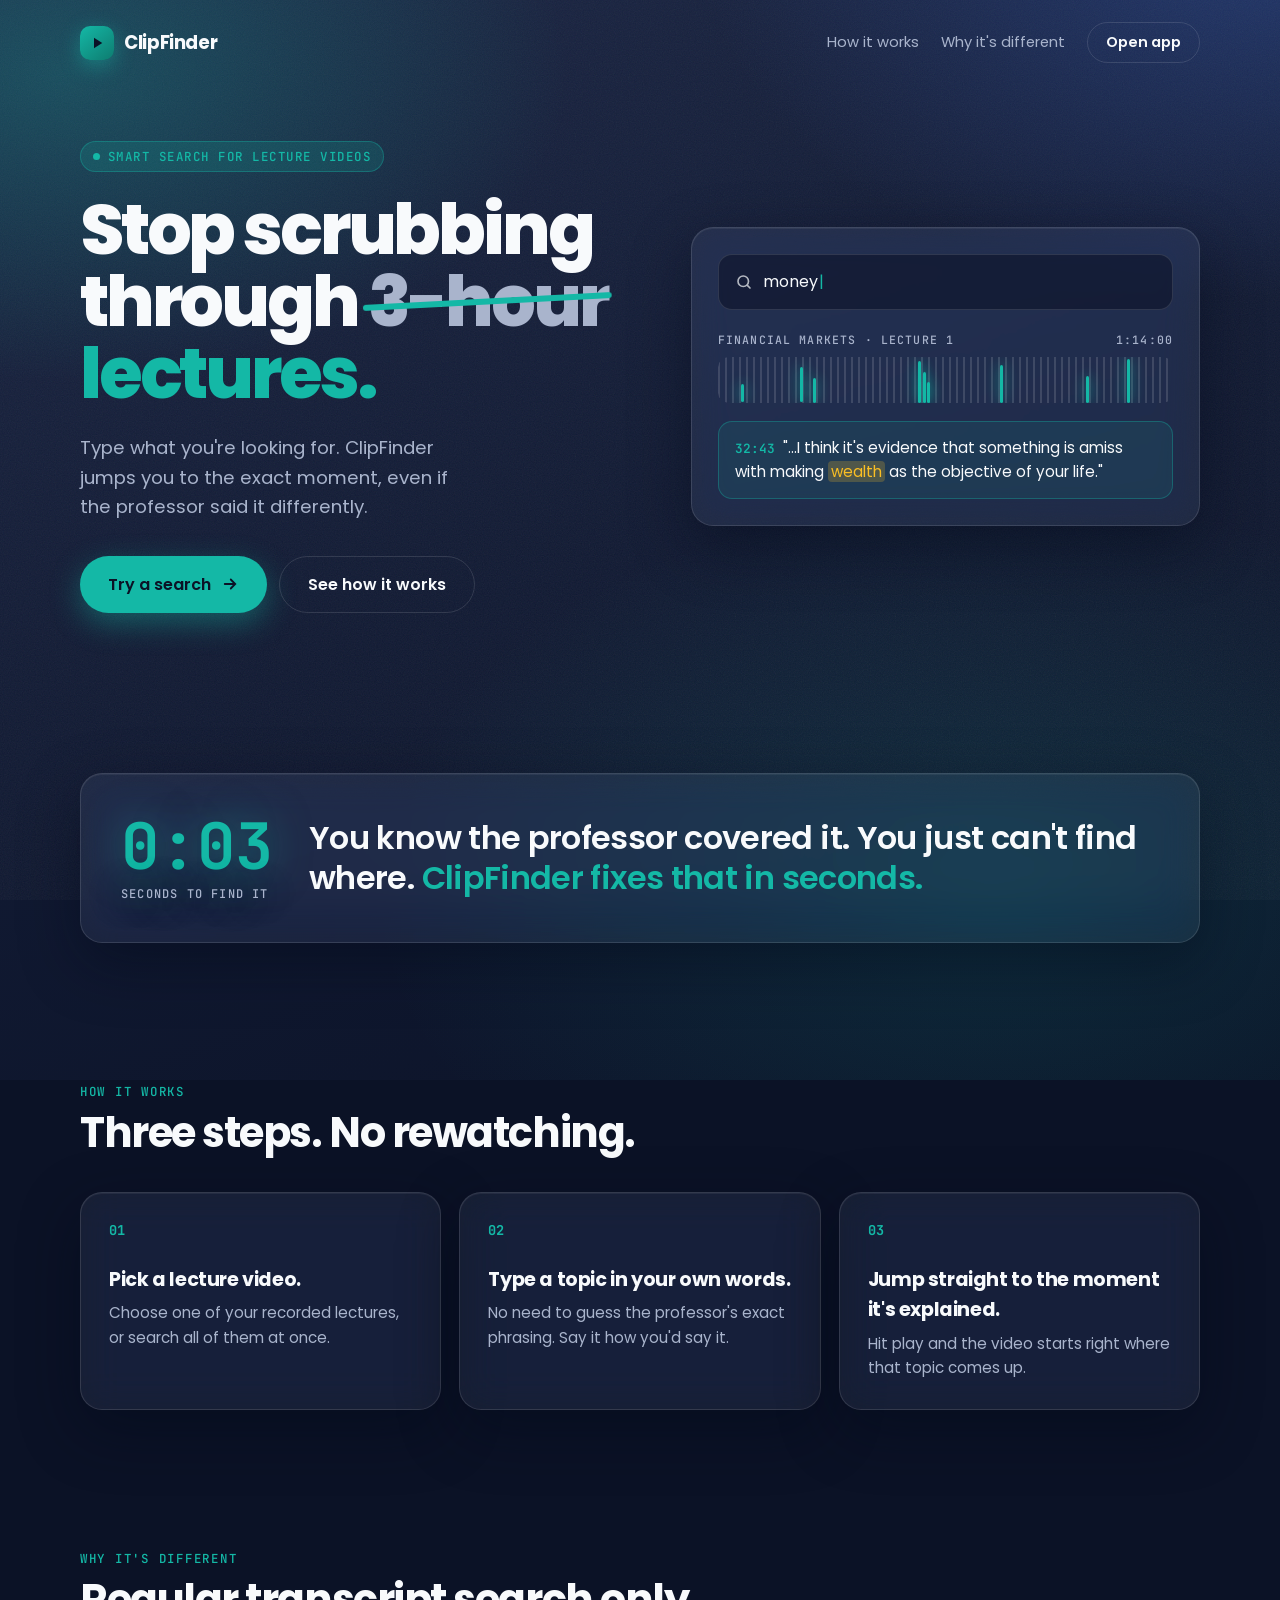
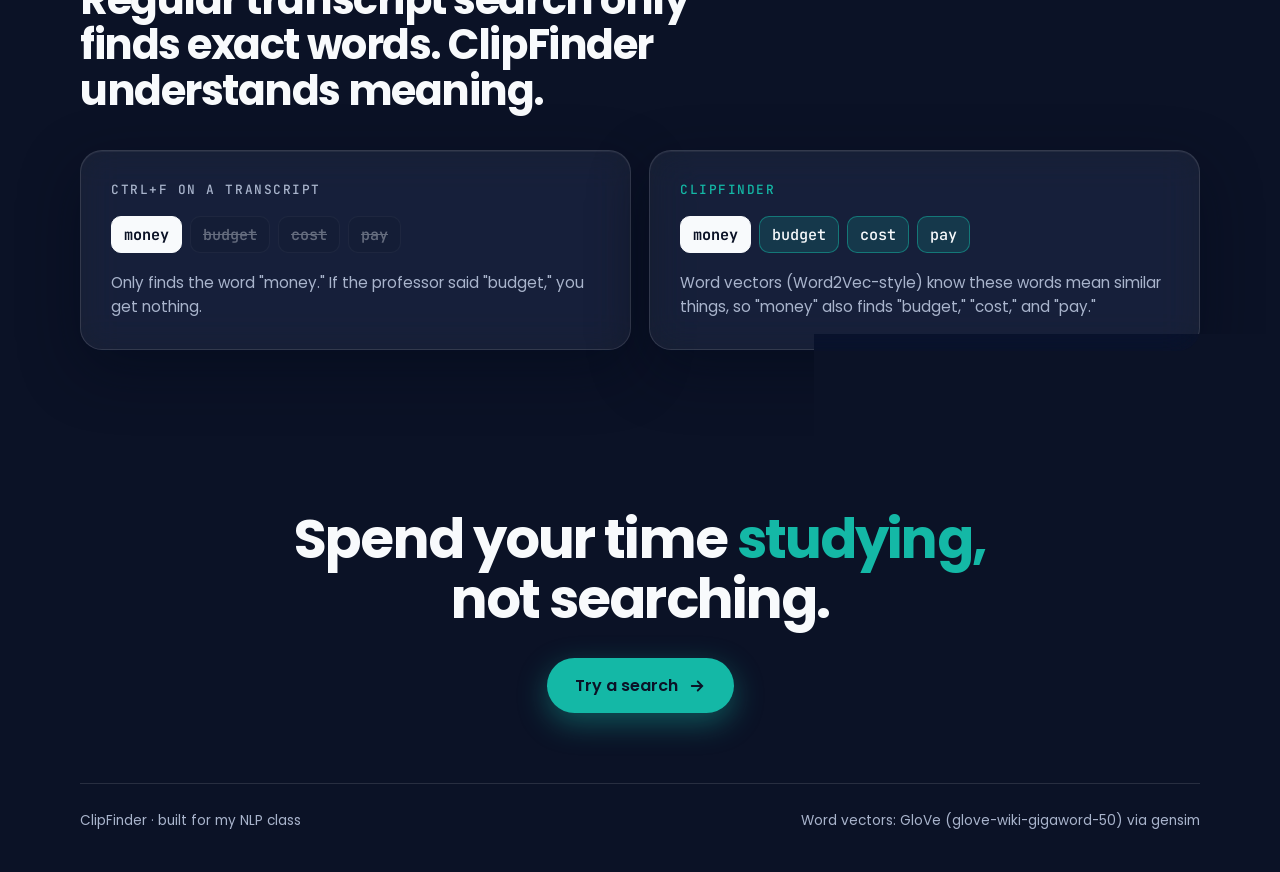
<file: index.html>
<!doctype html>
<html lang="en">
<head>
  <meta charset="utf-8">
  <meta name="viewport" content="width=device-width, initial-scale=1">
  <title>ClipFinder | Find the moment, not the whole lecture</title>
  <meta name="description" content="Type what you're looking for. ClipFinder jumps you to the exact moment in a lecture video, even if the professor said it differently.">
  <link rel="icon" href="data:image/svg+xml,%3Csvg xmlns='http://www.w3.org/2000/svg' viewBox='0 0 32 32'%3E%3Crect width='32' height='32' rx='9' fill='%2314B8A6'/%3E%3Cpath d='M12 9v14l11-7z' fill='%230b1226'/%3E%3C/svg%3E">
  <link rel="preconnect" href="https://fonts.googleapis.com">
  <link rel="preconnect" href="https://fonts.gstatic.com" crossorigin>
  <link href="https://fonts.googleapis.com/css2?family=JetBrains+Mono:wght@400;500;600;700&family=Poppins:wght@400;500;600;700;800&display=swap" rel="stylesheet">
  <link rel="stylesheet" href="assets/style.css">
</head>
<body>
  <div class="wrap">
    <nav class="nav">
      <a class="logo" href="index.html">
        <span class="logo-mark"><svg viewBox="0 0 24 24" fill="#0b1226"><path d="M8 5v14l11-7z"/></svg></span>
        ClipFinder
      </a>
      <div style="display:flex;gap:22px;align-items:center">
        <a class="nav-link hide-sm" href="#how">How it works</a>
        <a class="nav-link hide-sm" href="#different">Why it's different</a>
        <a class="btn btn-ghost" href="search.html" style="padding:9px 18px;font-size:.9rem">Open app</a>
      </div>
    </nav>

    <header class="hero">
      <div>
        <span class="eyebrow"><span class="dot"></span>Smart search for lecture videos</span>
        <h1>Stop scrubbing through <span class="strike">3-hour</span> <span class="accent">lectures.</span></h1>
        <p class="sub">Type what you're looking for. ClipFinder jumps you to the exact moment, even if the professor said it differently.</p>
        <div class="hero-cta">
          <a class="btn" href="search.html">Try a search
            <svg width="18" height="18" viewBox="0 0 24 24" fill="none" stroke="currentColor" stroke-width="2.4" stroke-linecap="round"><path d="M5 12h14M13 6l6 6-6 6"/></svg>
          </a>
          <a class="btn btn-ghost" href="#how">See how it works</a>
        </div>
      </div>

      <div class="demo glass" aria-hidden="true">
        <div class="demo-search">
          <svg width="18" height="18" viewBox="0 0 24 24" fill="none" stroke="currentColor" stroke-width="2.2" stroke-linecap="round"><circle cx="11" cy="11" r="7"/><path d="m20 20-3.5-3.5"/></svg>
          <span class="typed" id="typed"></span>
        </div>
        <div class="demo-label"><span>Financial Markets · Lecture 1</span><span>1:14:00</span></div>
        <div class="demo-track" id="demoTrack"></div>
        <div class="demo-hit">
          <span class="ts">32:43</span>"...I think it's evidence that something is amiss with making <mark>wealth</mark> as the objective of your life."
        </div>
      </div>
    </header>

    <section class="section reveal">
      <div class="problem glass">
        <div class="clock">0:03<small>seconds to find it</small></div>
        <p class="problem-quote">You know the professor covered it. You just can't find where. <em>ClipFinder fixes that in seconds.</em></p>
      </div>
    </section>

    <section class="section reveal" id="how">
      <div class="section-head">
        <p class="kicker">How it works</p>
        <h2>Three steps. No rewatching.</h2>
      </div>
      <div class="steps">
        <article class="step glass"><h3>Pick a lecture video.</h3><p>Choose one of your recorded lectures, or search all of them at once.</p></article>
        <article class="step glass"><h3>Type a topic in your own words.</h3><p>No need to guess the professor's exact phrasing. Say it how you'd say it.</p></article>
        <article class="step glass"><h3>Jump straight to the moment it's explained.</h3><p>Hit play and the video starts right where that topic comes up.</p></article>
      </div>
    </section>

    <section class="section reveal" id="different">
      <div class="section-head">
        <p class="kicker">Why it's different</p>
        <h2>Regular transcript search only finds exact words. ClipFinder understands meaning.</h2>
      </div>
      <div class="diff">
        <div class="diff-card glass">
          <h3>Ctrl+F on a transcript</h3>
          <div class="word-row">
            <span class="w query">money</span>
            <span class="w miss">budget</span>
            <span class="w miss">cost</span>
            <span class="w miss">pay</span>
          </div>
          <p>Only finds the word "money." If the professor said "budget," you get nothing.</p>
        </div>
        <div class="diff-card glass good">
          <h3>ClipFinder</h3>
          <div class="word-row">
            <span class="w query">money</span>
            <span class="w hit">budget</span>
            <span class="w hit">cost</span>
            <span class="w hit">pay</span>
          </div>
          <p>Word vectors (Word2Vec-style) know these words mean similar things, so "money" also finds "budget," "cost," and "pay."</p>
        </div>
      </div>
    </section>

    <section class="closing reveal">
      <h2>Spend your time <span class="accent">studying,</span><br>not searching.</h2>
      <a class="btn" href="search.html">Try a search
        <svg width="18" height="18" viewBox="0 0 24 24" fill="none" stroke="currentColor" stroke-width="2.4" stroke-linecap="round"><path d="M5 12h14M13 6l6 6-6 6"/></svg>
      </a>
    </section>

    <footer>
      <span>ClipFinder · built for my NLP class</span>
      <span>Word vectors: GloVe (glove-wiki-gigaword-50) via gensim</span>
    </footer>
  </div>

  <script>
    // Typing demo in the hero card
    (function () {
      const word = "money", el = document.getElementById("typed");
      let i = 0;
      const t = setInterval(() => {
        el.textContent = word.slice(0, ++i);
        if (i >= word.length) { clearInterval(t); bars(); }
      }, 140);
      function bars() {
        const track = document.getElementById("demoTrack");
        [0.05, 0.18, 0.21, 0.44, 0.45, 0.46, 0.62, 0.81, 0.9].forEach((x, n) => {
          const b = document.createElement("span");
          b.className = "bar";
          b.style.left = (x * 100) + "%";
          b.style.height = (40 + ((n * 37) % 60)) + "%";
          b.style.animationDelay = (n * 0.08) + "s";
          track.appendChild(b);
        });
      }
    })();
    // Reveal sections on scroll
    const io = new IntersectionObserver(es => es.forEach(e => e.isIntersecting && e.target.classList.add("on")), { threshold: 0.15 });
    document.querySelectorAll(".reveal").forEach(el => io.observe(el));
  </script>
</body>
</html>
</file>
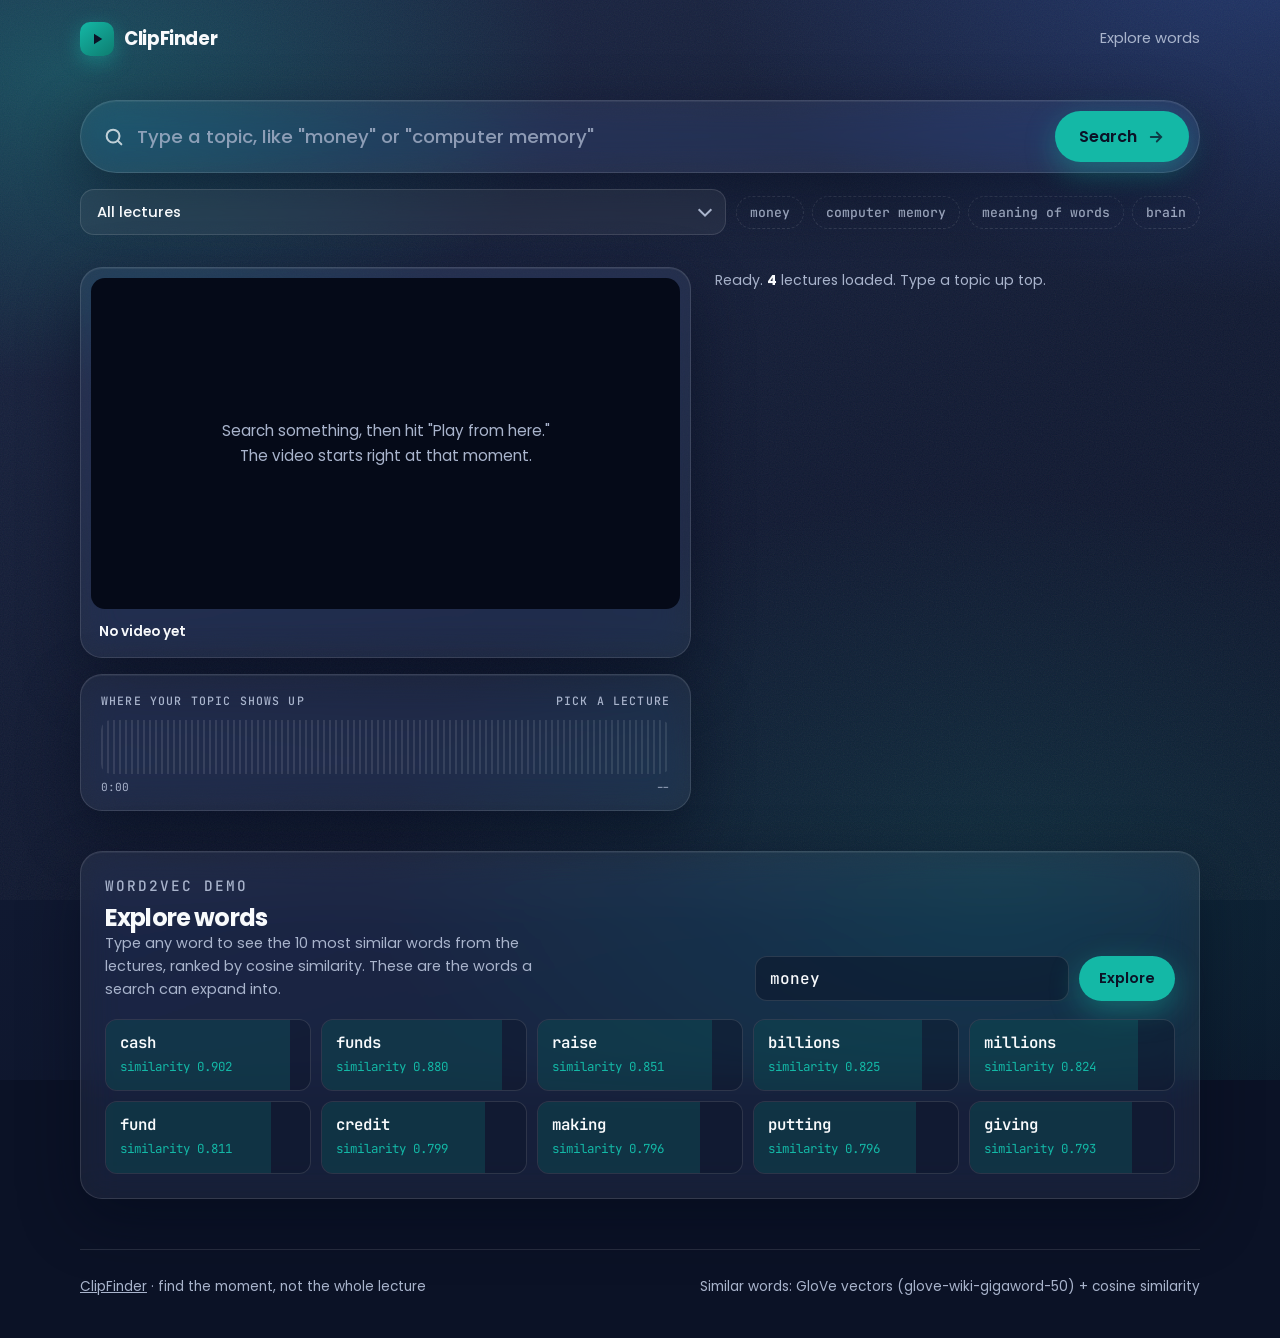
<file: search.html>
<!doctype html>
<html lang="en">
<head>
  <meta charset="utf-8">
  <meta name="viewport" content="width=device-width, initial-scale=1">
  <title>Search lectures | ClipFinder</title>
  <meta name="description" content="Search lecture videos by meaning and jump to the exact moment.">
  <link rel="icon" href="data:image/svg+xml,%3Csvg xmlns='http://www.w3.org/2000/svg' viewBox='0 0 32 32'%3E%3Crect width='32' height='32' rx='9' fill='%2314B8A6'/%3E%3Cpath d='M12 9v14l11-7z' fill='%230b1226'/%3E%3C/svg%3E">
  <link rel="preconnect" href="https://fonts.googleapis.com">
  <link rel="preconnect" href="https://fonts.gstatic.com" crossorigin>
  <link href="https://fonts.googleapis.com/css2?family=JetBrains+Mono:wght@400;500;600;700&family=Poppins:wght@400;500;600;700;800&display=swap" rel="stylesheet">
  <link rel="stylesheet" href="assets/style.css">
</head>
<body>
  <div class="wrap">
    <nav class="nav">
      <a class="logo" href="index.html">
        <span class="logo-mark"><svg viewBox="0 0 24 24" fill="#0b1226"><path d="M8 5v14l11-7z"/></svg></span>
        ClipFinder
      </a>
      <a class="nav-link" href="#explore">Explore words</a>
    </nav>

    <div class="app-head">
      <form class="searchbar glass" id="searchForm" role="search">
        <svg width="22" height="22" viewBox="0 0 24 24" fill="none" stroke="currentColor" stroke-width="2.2" stroke-linecap="round"><circle cx="11" cy="11" r="7"/><path d="m20 20-3.5-3.5"/></svg>
        <input id="q" type="search" autocomplete="off" placeholder="Type a topic, like &quot;money&quot; or &quot;computer memory&quot;" aria-label="Search the lectures">
        <button class="btn" type="submit"><span>Search</span>
          <svg width="18" height="18" viewBox="0 0 24 24" fill="none" stroke="currentColor" stroke-width="2.4" stroke-linecap="round"><path d="M5 12h14M13 6l6 6-6 6"/></svg>
        </button>
      </form>
      <div class="controls">
        <div class="select-wrap">
          <select id="video" aria-label="Pick a lecture video">
            <option value="all">All lectures</option>
          </select>
        </div>
        <div class="chips" id="chips">
          <button class="chip" type="button">money</button>
          <button class="chip" type="button">computer memory</button>
          <button class="chip" type="button">meaning of words</button>
          <button class="chip" type="button">brain</button>
        </div>
      </div>
    </div>

    <main class="app-grid">
      <div class="player-col">
        <div class="player glass">
          <div class="player-frame" id="frame">
            <div class="player-empty" id="playerEmpty">Search something, then hit "Play from here."<br>The video starts right at that moment.</div>
          </div>
          <div class="now"><strong id="nowTitle">No video yet</strong><span class="ts" id="nowTs"></span></div>
        </div>
        <div class="timeline glass">
          <div class="timeline-head"><span>Where your topic shows up</span><span id="timelineName">Pick a lecture</span></div>
          <div class="track" id="track" aria-label="Lecture timeline with matches"></div>
          <div class="track-scale"><span>0:00</span><span id="trackEnd">--</span></div>
        </div>
      </div>

      <section class="results-col" aria-live="polite">
        <div class="results-meta" id="meta"><span class="loading"><span class="spinner"></span>Loading lectures and word vectors...</span></div>
        <div id="results"></div>
      </section>
    </main>

    <section class="explore glass" id="explore">
      <div class="explore-head">
        <div>
          <p class="kicker">Word2Vec demo</p>
          <h2>Explore words</h2>
          <p>Type any word to see the 10 most similar words from the lectures, ranked by cosine similarity. These are the words a search can expand into.</p>
        </div>
        <form class="explore-form" id="exploreForm">
          <input id="ew" type="text" autocomplete="off" placeholder="try: money" aria-label="Word to explore">
          <button class="btn" type="submit">Explore</button>
        </form>
      </div>
      <div class="neighbors" id="neighbors"><p class="note">Click a word card to search the lectures for it.</p></div>
    </section>

    <footer>
      <span><a href="index.html">ClipFinder</a> · find the moment, not the whole lecture</span>
      <span>Similar words: GloVe vectors (glove-wiki-gigaword-50) + cosine similarity</span>
    </footer>
  </div>

  <script src="assets/nlp.js"></script>
  <script src="assets/app.js"></script>
</body>
</html>
</file>
<file: assets/style.css>
:root {
  --navy: #1E2A4A;
  --navy-deep: #111a33;
  --navy-ink: #0b1226;
  --teal: #14B8A6;
  --teal-soft: rgba(20, 184, 166, .16);
  --white: #F8FAFC;
  --muted: #a9b4cc;
  --line: rgba(248, 250, 252, .12);
  --glass: rgba(248, 250, 252, .06);
  --glass-strong: rgba(248, 250, 252, .1);
  --amber: #fbbf24;
  --radius: 22px;
  --display: "Poppins", system-ui, sans-serif;
  --mono: "JetBrains Mono", ui-monospace, monospace;
}

* { box-sizing: border-box; margin: 0; padding: 0; }

html { scroll-behavior: smooth; }

body {
  font-family: var(--display);
  color: var(--white);
  background: var(--navy-ink);
  min-height: 100vh;
  line-height: 1.6;
  overflow-x: hidden;
  position: relative;
}

/* Atmosphere: drifting teal/navy glows + fine grain */
body::before {
  content: "";
  position: fixed;
  inset: -20%;
  z-index: -2;
  background:
    radial-gradient(40% 35% at 18% 20%, rgba(20, 184, 166, .28), transparent 70%),
    radial-gradient(45% 40% at 85% 10%, rgba(56, 97, 196, .35), transparent 70%),
    radial-gradient(50% 45% at 70% 85%, rgba(20, 184, 166, .14), transparent 70%),
    linear-gradient(160deg, var(--navy) 0%, var(--navy-deep) 55%, var(--navy-ink) 100%);
  animation: drift 26s ease-in-out infinite alternate;
}
body::after {
  content: "";
  position: fixed;
  inset: 0;
  z-index: -1;
  pointer-events: none;
  opacity: .07;
  background-image: url("data:image/svg+xml,%3Csvg xmlns='http://www.w3.org/2000/svg' width='160' height='160'%3E%3Cfilter id='n'%3E%3CfeTurbulence type='fractalNoise' baseFrequency='.85' numOctaves='3' stitchTiles='stitch'/%3E%3C/filter%3E%3Crect width='100%25' height='100%25' filter='url(%23n)'/%3E%3C/svg%3E");
}
@keyframes drift {
  to { transform: translate3d(3%, -2%, 0) scale(1.05); }
}

a { color: inherit; }

.wrap { width: min(1120px, 100% - 32px); margin-inline: auto; }

/* ---------- Nav ---------- */
.nav {
  display: flex;
  align-items: center;
  justify-content: space-between;
  padding: 22px 0;
}
.logo {
  display: inline-flex;
  align-items: center;
  gap: 10px;
  font-weight: 700;
  font-size: 1.15rem;
  letter-spacing: -.02em;
  text-decoration: none;
}
.logo-mark {
  width: 34px; height: 34px;
  border-radius: 10px;
  display: grid; place-items: center;
  background: linear-gradient(140deg, var(--teal), #0e7c70);
  box-shadow: 0 6px 20px rgba(20, 184, 166, .45);
}
.logo-mark svg { width: 18px; height: 18px; }
.nav-link {
  font-size: .92rem;
  color: var(--muted);
  text-decoration: none;
  transition: color .2s;
}
.nav-link:hover { color: var(--white); }

/* ---------- Glass ---------- */
.glass {
  background: var(--glass);
  border: 1px solid var(--line);
  border-radius: var(--radius);
  backdrop-filter: blur(18px) saturate(140%);
  -webkit-backdrop-filter: blur(18px) saturate(140%);
  box-shadow: 0 20px 60px rgba(3, 8, 24, .45), inset 0 1px 0 rgba(255, 255, 255, .06);
}

/* ---------- Buttons ---------- */
.btn {
  display: inline-flex;
  align-items: center;
  gap: 10px;
  font: 600 1rem var(--display);
  color: var(--navy-ink);
  background: var(--teal);
  border: 0;
  border-radius: 999px;
  padding: 15px 28px;
  cursor: pointer;
  text-decoration: none;
  box-shadow: 0 10px 30px rgba(20, 184, 166, .4);
  transition: transform .2s, box-shadow .2s, background .2s;
}
.btn:hover { transform: translateY(-2px); box-shadow: 0 14px 38px rgba(20, 184, 166, .55); background: #2dd4bf; }
.btn:focus-visible, .chip:focus-visible, button:focus-visible, select:focus-visible, input:focus-visible {
  outline: 2px solid var(--teal);
  outline-offset: 3px;
}
.btn-ghost {
  background: transparent;
  color: var(--white);
  border: 1px solid var(--line);
  box-shadow: none;
}
.btn-ghost:hover { background: var(--glass-strong); box-shadow: none; }

/* ---------- Landing ---------- */
.hero {
  display: grid;
  grid-template-columns: 1.05fr .95fr;
  gap: 48px;
  align-items: center;
  padding: 56px 0 90px;
}
.eyebrow {
  display: inline-flex;
  align-items: center;
  gap: 8px;
  font: 500 .78rem var(--mono);
  text-transform: uppercase;
  letter-spacing: .12em;
  color: var(--teal);
  background: var(--teal-soft);
  border: 1px solid rgba(20, 184, 166, .35);
  padding: 6px 12px;
  border-radius: 999px;
  margin-bottom: 22px;
}
.eyebrow .dot { width: 7px; height: 7px; border-radius: 50%; background: var(--teal); animation: pulse 1.6s infinite; }
@keyframes pulse { 50% { opacity: .3; } }

h1 {
  font-size: clamp(2.5rem, 5.6vw, 4.4rem);
  line-height: 1.02;
  letter-spacing: -.045em;
  font-weight: 800;
}
h1 .strike {
  position: relative;
  color: var(--muted);
  white-space: nowrap;
}
h1 .strike::after {
  content: "";
  position: absolute;
  left: -2%; right: -2%; top: 54%;
  height: .09em;
  background: var(--teal);
  border-radius: 4px;
  transform-origin: left;
  transform: scaleX(0) rotate(-3deg);
  animation: strike .7s .8s cubic-bezier(.7, 0, .2, 1) forwards;
}
@keyframes strike { to { transform: scaleX(1) rotate(-3deg); } }
h1 .accent { color: var(--teal); }

.sub {
  margin: 24px 0 34px;
  font-size: 1.15rem;
  color: var(--muted);
  max-width: 34ch;
}
.hero-cta { display: flex; flex-wrap: wrap; gap: 12px; }

/* Hero demo card: a mini lecture timeline */
.demo { padding: 26px; position: relative; }
.demo-search {
  display: flex;
  align-items: center;
  gap: 10px;
  padding: 14px 16px;
  border-radius: 14px;
  background: rgba(11, 18, 38, .55);
  border: 1px solid var(--line);
  font-size: 1rem;
}
.demo-search svg { flex: none; opacity: .7; }
.typed::after { content: "|"; color: var(--teal); animation: pulse 1s steps(1) infinite; margin-left: 1px; }
.demo-label {
  font: 500 .72rem var(--mono);
  color: var(--muted);
  text-transform: uppercase;
  letter-spacing: .1em;
  margin: 22px 0 10px;
  display: flex;
  justify-content: space-between;
}
.demo-track {
  position: relative;
  height: 46px;
  border-radius: 10px;
  background:
    repeating-linear-gradient(90deg, rgba(248, 250, 252, .14) 0 2px, transparent 2px 7px);
  -webkit-mask: linear-gradient(90deg, #000 0 100%);
  overflow: hidden;
}
.demo-track .bar {
  position: absolute;
  bottom: 0;
  width: 3px;
  border-radius: 2px;
  background: var(--teal);
  box-shadow: 0 0 14px var(--teal);
  transform: scaleY(0);
  transform-origin: bottom;
  animation: rise .5s cubic-bezier(.2, 1.4, .4, 1) forwards;
}
@keyframes rise { to { transform: scaleY(1); } }
.demo-hit {
  margin-top: 18px;
  padding: 14px 16px;
  border-radius: 14px;
  background: rgba(20, 184, 166, .1);
  border: 1px solid rgba(20, 184, 166, .35);
  font-size: .95rem;
  opacity: 0;
  transform: translateY(8px);
  animation: in .5s 2.6s forwards;
}
.demo-hit .ts { font: 600 .8rem var(--mono); color: var(--teal); margin-right: 8px; }
.demo-hit mark { background: rgba(251, 191, 36, .22); color: var(--amber); border-radius: 4px; padding: 0 3px; }
@keyframes in { to { opacity: 1; transform: none; } }

.section { padding: 70px 0; }
.section-head { max-width: 640px; margin-bottom: 36px; }
.kicker { font: 500 .78rem var(--mono); text-transform: uppercase; letter-spacing: .14em; color: var(--teal); margin-bottom: 10px; }
h2 { font-size: clamp(1.8rem, 3.6vw, 2.6rem); letter-spacing: -.035em; line-height: 1.1; font-weight: 700; }

.problem {
  display: grid;
  grid-template-columns: auto 1fr;
  gap: 36px;
  align-items: center;
  padding: 40px;
}
.problem-quote {
  font-size: clamp(1.4rem, 2.6vw, 2rem);
  font-weight: 600;
  letter-spacing: -.02em;
  line-height: 1.25;
}
.problem-quote em { font-style: normal; color: var(--teal); }
.clock {
  font: 700 clamp(2.4rem, 6vw, 4rem) var(--mono);
  color: var(--teal);
  line-height: 1;
  text-shadow: 0 0 40px rgba(20, 184, 166, .5);
}
.clock small { display: block; font: 500 .75rem var(--mono); color: var(--muted); letter-spacing: .1em; margin-top: 8px; text-transform: uppercase; }

.steps { display: grid; grid-template-columns: repeat(3, 1fr); gap: 18px; counter-reset: step; }
.step { padding: 28px; position: relative; transition: transform .25s, border-color .25s; }
.step:hover { transform: translateY(-4px); border-color: rgba(20, 184, 166, .45); }
.step::before {
  counter-increment: step;
  content: "0" counter(step);
  font: 700 .85rem var(--mono);
  color: var(--teal);
  display: block;
  margin-bottom: 26px;
}
.step h3 { font-size: 1.2rem; letter-spacing: -.02em; margin-bottom: 6px; }
.step p { color: var(--muted); font-size: .95rem; }

.diff { display: grid; grid-template-columns: 1fr 1fr; gap: 18px; }
.diff-card { padding: 30px; }
.diff-card h3 { font: 500 .8rem var(--mono); text-transform: uppercase; letter-spacing: .12em; margin-bottom: 18px; color: var(--muted); }
.diff-card.good h3 { color: var(--teal); }
.word-row { display: flex; flex-wrap: wrap; gap: 8px; }
.w {
  font: 500 .95rem var(--mono);
  padding: 7px 12px;
  border-radius: 10px;
  border: 1px solid var(--line);
  background: rgba(11, 18, 38, .45);
}
.w.miss { opacity: .35; text-decoration: line-through; }
.w.hit { border-color: rgba(20, 184, 166, .5); background: var(--teal-soft); }
.w.query { background: var(--white); color: var(--navy-ink); border-color: var(--white); font-weight: 700; }
.diff-card p { margin-top: 18px; color: var(--muted); font-size: .95rem; }

.closing { text-align: center; padding: 90px 0 70px; }
.closing h2 { font-size: clamp(2rem, 4.6vw, 3.4rem); margin-bottom: 28px; }
.closing h2 .accent { color: var(--teal); }

footer {
  border-top: 1px solid var(--line);
  padding: 26px 0 40px;
  color: var(--muted);
  font-size: .85rem;
  display: flex;
  justify-content: space-between;
  flex-wrap: wrap;
  gap: 12px;
}

.reveal { opacity: 0; transform: translateY(18px); transition: opacity .7s, transform .7s; }
.reveal.on { opacity: 1; transform: none; }

/* ---------- Search app ---------- */
.app-head { padding: 22px 0 8px; }
.searchbar {
  display: flex;
  align-items: center;
  gap: 12px;
  padding: 10px 10px 10px 22px;
  border-radius: 999px;
}
.searchbar svg { flex: none; opacity: .75; }
.searchbar input {
  flex: 1;
  min-width: 0;
  background: transparent;
  border: 0;
  color: var(--white);
  font: 500 1.15rem var(--display);
  padding: 10px 0;
}
.searchbar input::placeholder { color: var(--muted); opacity: .8; }
.searchbar input:focus { outline: none; }
.searchbar .btn { padding: 13px 24px; }

.controls {
  display: flex;
  flex-wrap: wrap;
  gap: 10px;
  align-items: center;
  margin: 16px 0 6px;
}
.select-wrap { position: relative; flex: 1 1 320px; }
.select-wrap select {
  width: 100%;
  appearance: none;
  font: 500 .92rem var(--display);
  color: var(--white);
  background: var(--glass);
  border: 1px solid var(--line);
  border-radius: 14px;
  padding: 12px 40px 12px 16px;
  cursor: pointer;
  backdrop-filter: blur(12px);
}
.select-wrap select option { background: var(--navy); }
.select-wrap::after {
  content: "";
  position: absolute;
  right: 16px; top: 50%;
  width: 8px; height: 8px;
  border-right: 2px solid var(--muted);
  border-bottom: 2px solid var(--muted);
  transform: translateY(-70%) rotate(45deg);
  pointer-events: none;
}
.chips { display: flex; flex-wrap: wrap; gap: 8px; }
.chip {
  font: 500 .82rem var(--mono);
  color: var(--muted);
  background: transparent;
  border: 1px dashed var(--line);
  border-radius: 999px;
  padding: 7px 13px;
  cursor: pointer;
  transition: all .2s;
}
.chip:hover { color: var(--teal); border-color: var(--teal); border-style: solid; }

.app-grid {
  display: grid;
  grid-template-columns: minmax(0, 1.25fr) minmax(0, 1fr);
  gap: 20px;
  margin: 18px 0 40px;
  align-items: start;
}
.player-col { position: sticky; top: 16px; display: grid; grid-template-columns: minmax(0, 1fr); gap: 16px; }
.player { padding: 10px; }
.player-frame {
  position: relative;
  aspect-ratio: 16 / 9;
  border-radius: 14px;
  overflow: hidden;
  background: #050a18;
}
.player-frame iframe { position: absolute; inset: 0; width: 100%; height: 100%; border: 0; }
.player-empty {
  position: absolute;
  inset: 0;
  display: grid;
  place-items: center;
  text-align: center;
  color: var(--muted);
  font-size: .95rem;
  padding: 20px;
}
.now {
  display: flex;
  justify-content: space-between;
  gap: 10px;
  padding: 12px 8px 4px;
  font-size: .85rem;
  color: var(--muted);
}
.now strong { color: var(--white); font-weight: 600; }
.now .ts { font-family: var(--mono); color: var(--teal); white-space: nowrap; }

/* The signature: a lecture timeline with a glowing tick per match */
.timeline { padding: 18px 20px 16px; }
.timeline-head { display: flex; justify-content: space-between; font: 500 .72rem var(--mono); text-transform: uppercase; letter-spacing: .1em; color: var(--muted); margin-bottom: 12px; }
.track {
  position: relative;
  height: 54px;
  border-radius: 10px;
  background: repeating-linear-gradient(90deg, rgba(248, 250, 252, .1) 0 2px, transparent 2px 6px);
}
.tick {
  position: absolute;
  bottom: 0;
  width: 4px;
  margin-left: -2px;
  border: 0;
  border-radius: 3px;
  background: var(--teal);
  box-shadow: 0 0 12px var(--teal);
  cursor: pointer;
  transform-origin: bottom;
  animation: rise .45s cubic-bezier(.2, 1.4, .4, 1) both;
  transition: filter .15s, width .15s;
}
.tick:hover, .tick.active { width: 6px; margin-left: -3px; filter: brightness(1.4); background: var(--amber); box-shadow: 0 0 14px var(--amber); }
.track-scale { display: flex; justify-content: space-between; font: .7rem var(--mono); color: var(--muted); margin-top: 6px; }

.results-col { display: grid; grid-template-columns: minmax(0, 1fr); gap: 12px; }
.results-meta { font-size: .88rem; color: var(--muted); padding: 2px 4px; }
.results-meta strong { color: var(--white); }
.expansion { display: flex; flex-wrap: wrap; gap: 6px; margin-top: 8px; }
.expansion .w { font-size: .78rem; padding: 4px 9px; border-radius: 8px; }
.expansion .w .s { opacity: .6; margin-left: 4px; }

.result {
  padding: 18px 18px 16px;
  border-radius: 18px;
  cursor: default;
  transition: border-color .2s, transform .2s;
  animation: in .4s both;
  opacity: 0;
  transform: translateY(8px);
}
.result:hover { border-color: rgba(20, 184, 166, .4); }
.result.active { border-color: var(--teal); background: rgba(20, 184, 166, .09); }
.result-top { display: flex; align-items: center; gap: 10px; margin-bottom: 8px; flex-wrap: wrap; }
.result .ts {
  font: 600 .82rem var(--mono);
  color: var(--navy-ink);
  background: var(--teal);
  padding: 3px 9px;
  border-radius: 7px;
}
.result .vid { font-size: .78rem; color: var(--muted); flex: 1; min-width: 0; white-space: nowrap; overflow: hidden; text-overflow: ellipsis; }
.result .score { font: .75rem var(--mono); color: var(--muted); }
.result p { font-size: .97rem; line-height: 1.55; }
.result mark { background: rgba(20, 184, 166, .22); color: #5eead4; border-radius: 4px; padding: 0 3px; font-weight: 600; }
.result mark.sim { background: rgba(251, 191, 36, .16); color: var(--amber); }
.result-bottom { display: flex; align-items: center; justify-content: space-between; gap: 10px; margin-top: 12px; flex-wrap: wrap; }
.matched { display: flex; flex-wrap: wrap; gap: 6px; font: .75rem var(--mono); color: var(--muted); }
.matched span { border: 1px solid var(--line); border-radius: 7px; padding: 2px 7px; }
.matched span.e { color: #5eead4; border-color: rgba(20, 184, 166, .4); }
.matched span.m { color: var(--amber); border-color: rgba(251, 191, 36, .35); }
.play {
  display: inline-flex;
  align-items: center;
  gap: 7px;
  font: 600 .85rem var(--display);
  color: var(--white);
  background: var(--glass-strong);
  border: 1px solid var(--line);
  border-radius: 999px;
  padding: 8px 15px;
  cursor: pointer;
  transition: all .2s;
}
.play:hover { background: var(--teal); color: var(--navy-ink); border-color: var(--teal); }

.empty {
  padding: 34px 24px;
  text-align: center;
  color: var(--muted);
}
.empty h3 { color: var(--white); font-size: 1.15rem; margin-bottom: 6px; }

/* Explore words panel */
.explore { padding: 24px; margin-bottom: 50px; }
.explore-head { display: flex; justify-content: space-between; align-items: end; gap: 16px; flex-wrap: wrap; margin-bottom: 18px; }
.explore-head h2 { font-size: 1.5rem; }
.explore-head p { color: var(--muted); font-size: .9rem; max-width: 52ch; }
.explore-form { display: flex; gap: 10px; flex: 1 1 220px; min-width: 0; max-width: 420px; }
.explore-form input {
  flex: 1;
  min-width: 0;
  font: 500 1rem var(--mono);
  color: var(--white);
  background: rgba(11, 18, 38, .5);
  border: 1px solid var(--line);
  border-radius: 12px;
  padding: 11px 14px;
}
.explore-form .btn { padding: 11px 20px; font-size: .9rem; }
.neighbors { display: grid; grid-template-columns: repeat(auto-fill, minmax(180px, 1fr)); gap: 10px; }
.nb {
  position: relative;
  padding: 12px 14px;
  border-radius: 12px;
  border: 1px solid var(--line);
  background: rgba(11, 18, 38, .4);
  overflow: hidden;
  cursor: pointer;
  text-align: left;
  color: var(--white);
  font: inherit;
  animation: in .35s both;
  opacity: 0;
  transform: translateY(6px);
}
.nb:hover { border-color: var(--teal); }
.nb .fill { position: absolute; inset: 0 auto 0 0; background: var(--teal-soft); z-index: 0; }
.nb .word, .nb .val { position: relative; z-index: 1; }
.nb .word { font: 600 .98rem var(--mono); display: block; }
.nb .val { font: .78rem var(--mono); color: var(--teal); }
.note { color: var(--muted); font-size: .9rem; }

.loading { display: inline-flex; align-items: center; gap: 10px; color: var(--muted); }
.spinner { width: 16px; height: 16px; border-radius: 50%; border: 2px solid var(--line); border-top-color: var(--teal); animation: spin .8s linear infinite; }
@keyframes spin { to { transform: rotate(360deg); } }

/* ---------- Responsive ---------- */
@media (max-width: 900px) {
  .hero { grid-template-columns: 1fr; padding-top: 24px; gap: 36px; }
  .steps, .diff { grid-template-columns: 1fr; }
  .problem { grid-template-columns: 1fr; padding: 28px; gap: 18px; }
  .app-grid { grid-template-columns: minmax(0, 1fr); }
  .player-col { position: static; }
}
@media (max-width: 520px) {
  .searchbar { padding-left: 16px; }
  .searchbar .btn span { display: none; }
  .searchbar input { font-size: 1rem; }
  .nav-link.hide-sm { display: none; }
  .demo { padding: 18px; }
  .explore { padding: 18px; }
}

@media (prefers-reduced-motion: reduce) {
  *, *::before, *::after { animation-duration: .01ms !important; animation-delay: 0ms !important; transition-duration: .01ms !important; }
  .reveal { opacity: 1; transform: none; }
}
</file>
